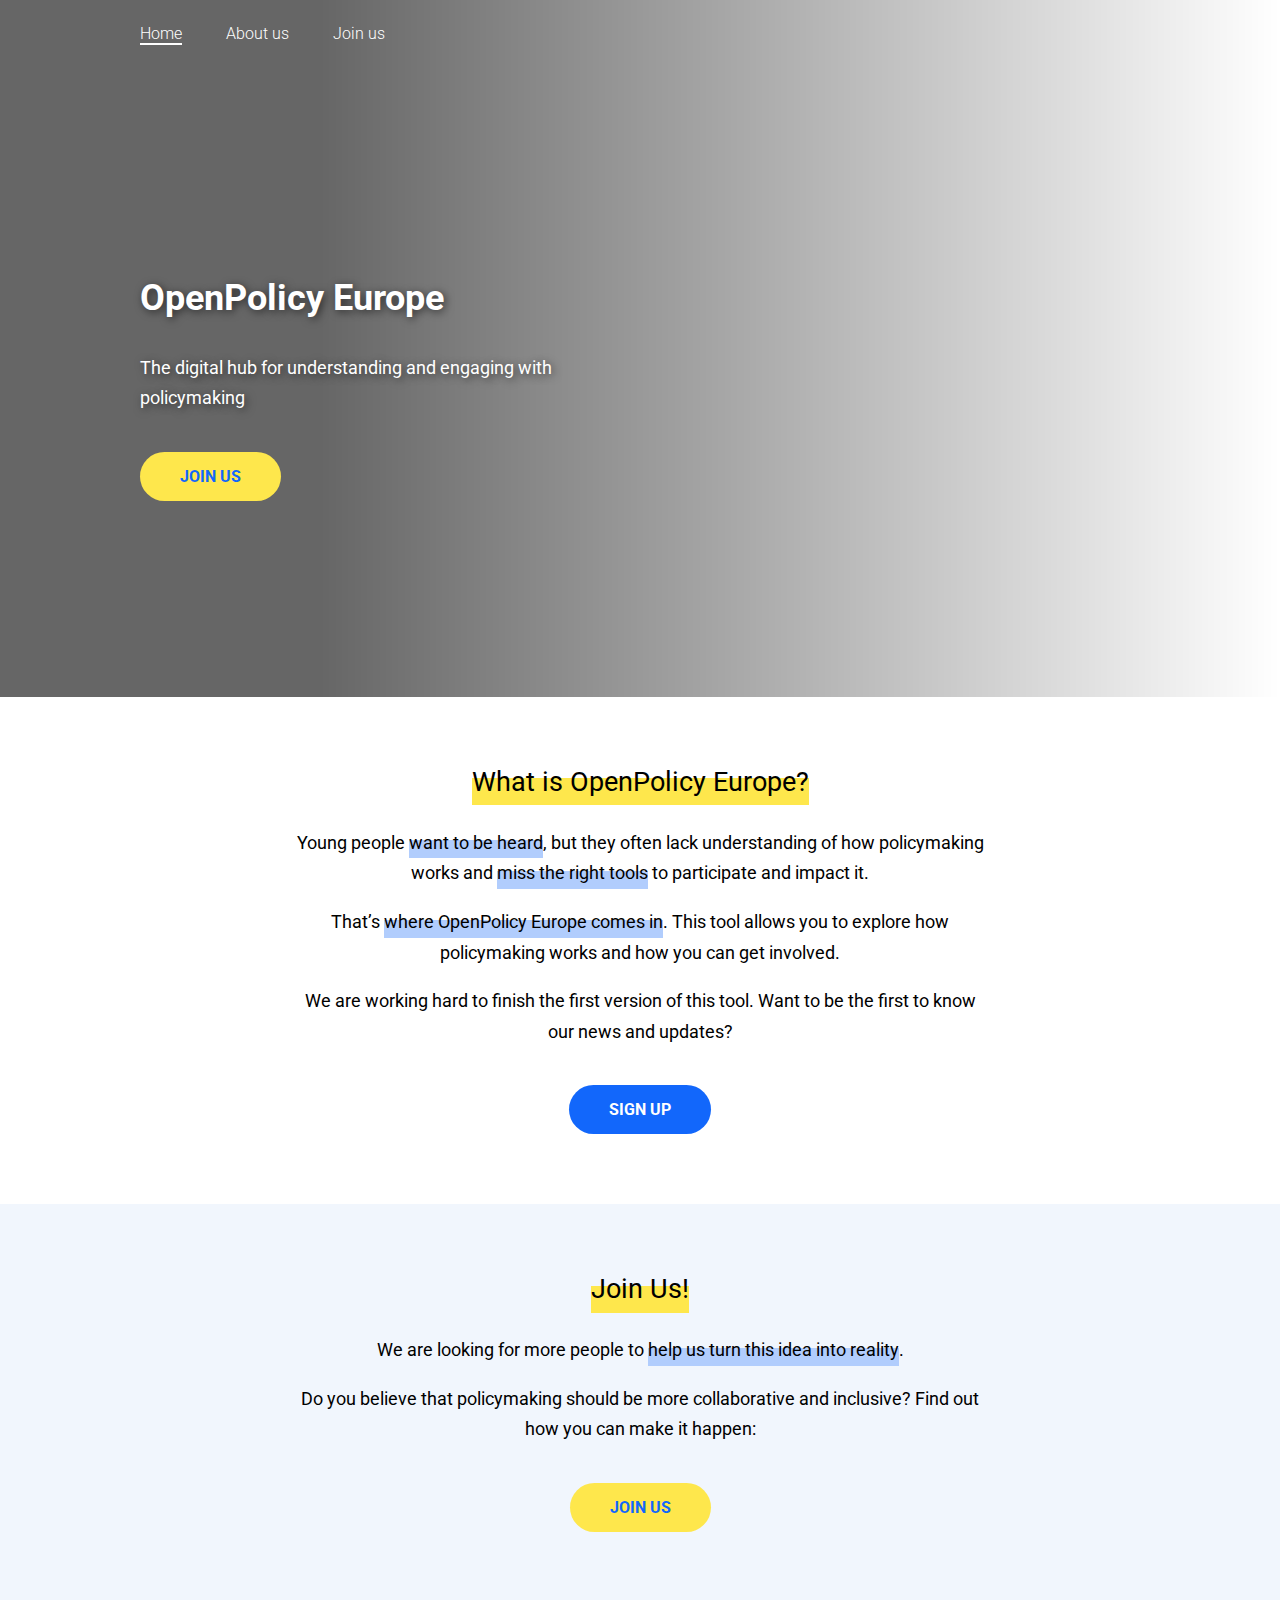
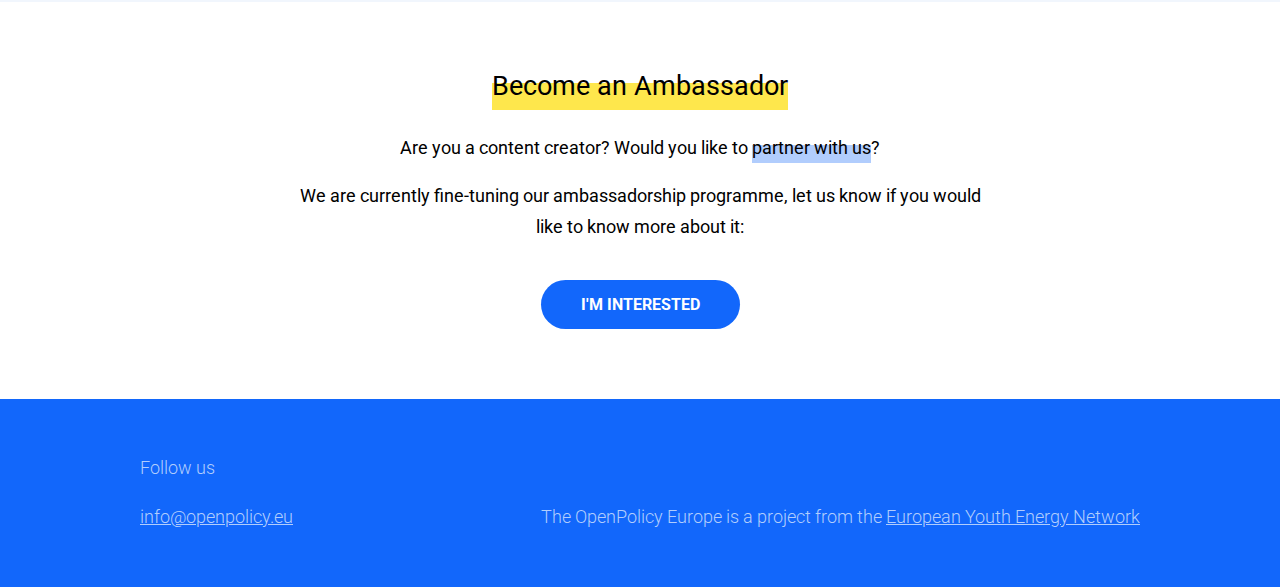
<file: index.html>
<html>
  <head>
    <title>OpenPolicy Europe</title>
    <meta charset="utf-8">
    <meta name="viewport" content="width=device-width, initial-scale=1">
    <link rel="stylesheet" href="https://use.fontawesome.com/releases/v5.6.3/css/all.css" integrity="sha384-UHRtZLI+pbxtHCWp1t77Bi1L4ZtiqrqD80Kn4Z8NTSRyMA2Fd33n5dQ8lWUE00s/" crossorigin="anonymous">
    <link rel="stylesheet" type="text/css" href="style/style.css">
  </head>
  <body>
    <header class="header-banner">
      <nav class="navbar-transp">
        <div class="container horizontal-list">
          <ul>
            <li><a href="index.html" class="active">Home</a></li>
            <li><a href="about.html">About us</a></li>
            <li><a href="join.html">Join us</a></li>
          </ul>
        </div>
      </nav>
      <div class="container banner">
        <div class="container-half">
          <h1>OpenPolicy Europe</h1>
          <p>The digital hub for understanding and engaging with policymaking</p>
          <a href="join.html"><button class="btn btn-yllw">Join us</button></a>
        </div>
      </div>
    </header>
    <section class="pd-vert">
      <div class="container-short text-center">
        <h2><mark class="mark-yllw">What is OpenPolicy Europe?</mark></h2>
        <p>Young people <mark class="mark-blue">want to be heard</mark>, but they often lack understanding of how policymaking works and <mark class="mark-blue">miss the right tools</mark> to participate and impact it.</p>
        <p>That’s <mark class="mark-blue">where OpenPolicy Europe comes in</mark>. This tool allows you to explore how policymaking works and how you can get involved.</p>
        <p>We are working hard to finish the first version of this tool. Want to be the first to know our news and updates?</p>
        <a href="https://docs.google.com/forms/d/e/1FAIpQLSc-_-qtNtzMjrXtH4IqFuHqGzuZ9MHSFbX8e9wCDzOLPk5UIg/viewform?usp=sf_link" target="_blank"><button class="btn btn-prim">Sign up</button></a>
      </div>
    </section>
    <section class="bkg-blue pd-vert">
      <div class="container-short text-center">
        <h2><mark class="mark-yllw">Join Us!</mark></h2>
        <p>We are looking for more people to <mark class="mark-blue">help us turn this idea into reality</mark>.</p>
        <p>Do you believe that policymaking should be more collaborative and inclusive? Find out how you can make it happen:</p>
        <a href="join.html"><button class="btn btn-yllw">Join Us</button></a>
      </div>
    </section>
    <section class="pd-vert">
      <div class="container-short text-center">
        <h2><mark class="mark-yllw">Become an Ambassador</mark></h2>
        <p>Are you a content creator? Would you like to <mark class="mark-blue">partner with us</mark>?</p>
        <p>We are currently fine-tuning our ambassadorship programme, let us know if you would like to know more about it:</p>
        <a href="https://docs.google.com/forms/d/e/1FAIpQLScZ7z8RQQ9th2gMQbPXGTyeAL4JjrL7nMTdSvltOm1q6abvrw/viewform?usp=sf_link" target="_blank"><button class="btn btn-prim">I'm interested</button></a>
      </div>
    </section>
    <footer>
      <div class="container flex-between horizontal-list">
        <div>
          <ul>
            <li>Follow us</li>
            <li><a href="https://www.facebook.com/openpolicyeurope" target="_blank" aria-label="Facebook" class="footer-link"><i class="fab fa-facebook"></i></a></li>
            <li><a href="https://instagram.com/openpolicyeurope" target="_blank" aria-label="Instagram" class="footer-link"><i class="fab fa-instagram"></i></a></li>
            <li><a href="https://www.linkedin.com/company/openpolicy-europe/" target="_blank" aria-label="LinkedIn" class="footer-link"><i class="fab fa-linkedin"></i></a></li>
          </ul>
          <p class="email"><a href="mailto:info@openpolicy.eu" class="footer-link">info@openpolicy.eu</a></p>
        </div>
        <p class="origins">The OpenPolicy Europe is a project from the <a href="https://youthenergy.eu" target="_blank" class="footer-link">European Youth Energy Network</a></p>
      </div>
    </footer>
  </body>
</html>
</file>
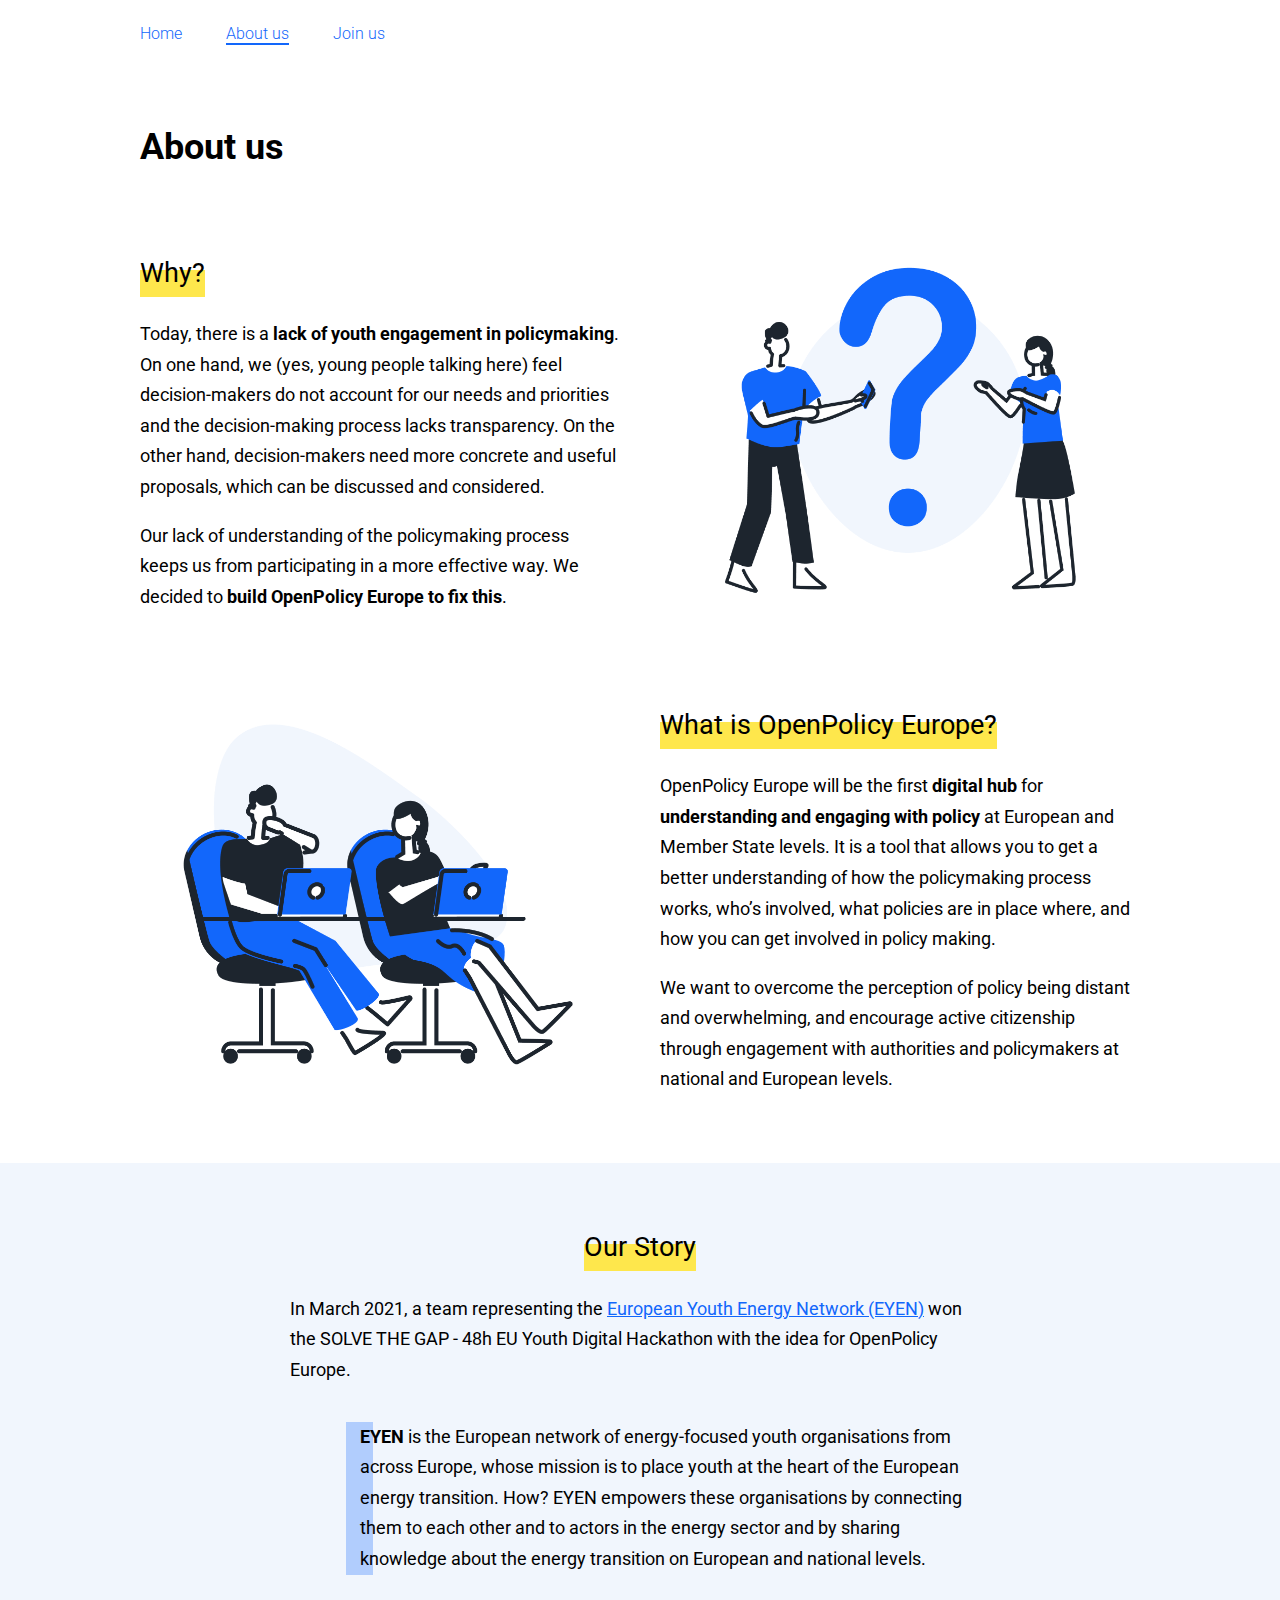
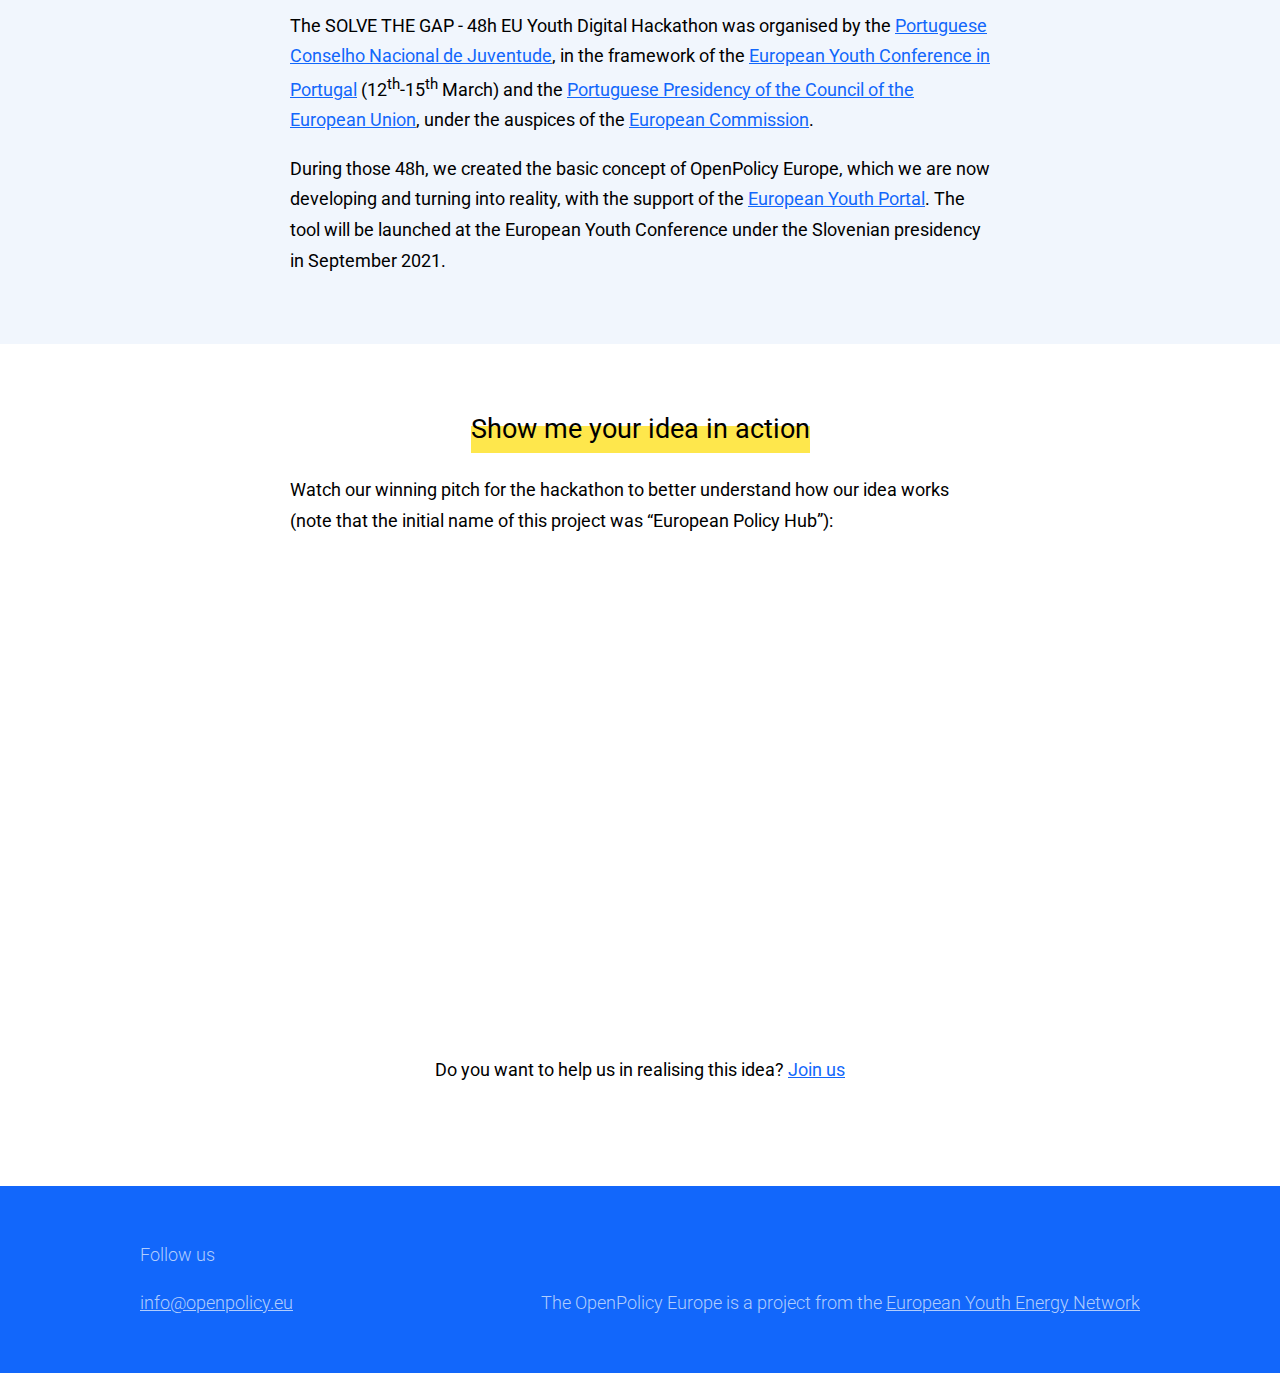
<file: about.html>
<html>
  <head>
    <title>About OpenPolicy Europe</title>
    <meta charset="utf-8">
    <meta name="viewport" content="width=device-width, initial-scale=1">
    <link rel="stylesheet" href="https://use.fontawesome.com/releases/v5.6.3/css/all.css" integrity="sha384-UHRtZLI+pbxtHCWp1t77Bi1L4ZtiqrqD80Kn4Z8NTSRyMA2Fd33n5dQ8lWUE00s/" crossorigin="anonymous">
    <link rel="stylesheet" type="text/css" href="style/style.css">
  </head>
  <body>
    <nav class="navbar">
      <div class="container horizontal-list">
        <ul>
            <li><a href="index.html">Home</a></li>
            <li><a href="about.html" class="active">About us</a></li>
            <li><a href="join.html">Join us</a></li>
        </ul>
      </div>
    </nav>
    <main>
      <h1 class="container mg-vert">About us</h1>
      <section class="pd-bottom">
        <div class="container flex-between">
          <div class="container-half">
            <h2><mark class="mark-yllw">Why?</mark></h2>
            <p>Today, there is a <strong>lack of youth engagement in policymaking</strong>. On one hand, we (yes, young people talking here) feel decision-makers do not account for our needs and priorities and the decision-making process lacks transparency. On the other hand, decision-makers need more concrete and useful proposals, which can be discussed and considered.</p>
            <p>Our lack of understanding of the policymaking process keeps us from participating in a more effective way. We decided to <strong>build OpenPolicy Europe to fix this</strong>.</p>
          </div>
          <div class="container-half flex-center">
            <img src="./assets/knowledge_base.png">
          </div>
        </div>
      </section>
      <section class="pd-bottom">
        <div class="container flex-between">
          <div class="container-half flex-center img-left">
            <img src="./assets/officemate.png">
          </div>
          <div class="container-half description-right">
            <h2><mark class="mark-yllw">What is OpenPolicy Europe?</mark></h2>
            <p>OpenPolicy Europe will be the first <strong>digital hub</strong> for <strong>understanding and engaging with policy</strong> at European and Member State levels. It is a tool that allows you to get a better understanding of how the policymaking process works, who’s involved, what policies are in place where, and how you can get involved in policy making.</p>
            <p>We want to overcome the perception of policy being distant and overwhelming, and encourage active citizenship through engagement with authorities and policymakers at national and European levels.</p>
          </div>
        </div>
      </section>
      <section class="bkg-blue pd-vert">
        <div class="container-short">
          <h2><mark class="mark-yllw">Our Story</mark></h2>
          <p>In March 2021, a team representing the <a href="https://youthenergy.eu" target="_blank" class="text-link">European Youth Energy Network (EYEN)</a> won the SOLVE THE GAP - 48h EU Youth Digital Hackathon with the idea for OpenPolicy Europe.</p>
          <div class="blockquote">
            <div class="blockquote-bar"></div>
            <p><strong>EYEN</strong> is the European network of energy-focused youth organisations from across Europe, whose mission is to place youth at the heart of the European energy transition. How? EYEN empowers these organisations by connecting them to each other and to actors in the energy sector and by sharing knowledge about the energy transition on European and national levels.</p>
          </div>
          <p>The SOLVE THE GAP - 48h EU Youth Digital Hackathon was organised by the <a href="http://www.cnj.pt/" target="_blank" class="text-link">Portuguese Conselho Nacional de Juventude</a>, in the framework of the <a href="https://youth2021portugal.eu/events/european-union-youth-conference/" target="_blank" class="text-link">European Youth Conference in Portugal</a> (12<sup>th</sup>-15<sup>th</sup> March) and the <a href="https://www.2021portugal.eu/en/" target="_blank" class="text-link">Portuguese Presidency of the Council of the European Union</a>, under the auspices of the <a href="https://ec.europa.eu/info/index_en" target="_blank" class="text-link">European Commission</a>.</p>
          <p>During those 48h, we created the basic concept of OpenPolicy Europe, which we are now developing and turning into reality, with the support of the <a href="https://europa.eu/youth/home_en" target="_blank" class="text-link">European Youth Portal</a>. The tool will be launched at the European Youth Conference under the Slovenian presidency in September 2021.</p>
        </div>
      </section>
      <section class="pd-vert">
        <div class="container-short">
          <h2><mark class="mark-yllw">Show me your idea in action</mark></h2>
          <p>Watch our winning pitch for the hackathon to better understand how our idea works (note that the initial name of this project was “European Policy Hub”):</p>
          <iframe class="video mg-vert" src="https://www.youtube.com/embed/RjxLOCMWYRg" title="YouTube video player" frameborder="0" allow="accelerometer; autoplay; clipboard-write; encrypted-media; gyroscope; picture-in-picture" allowfullscreen></iframe>
          <p class="text-center mg-bottom">Do you want to help us in realising this idea? <a href="join.html" class="text-link">Join us</a></p>
        </div>
      </section>
    </main>
    <footer>
      <div class="container flex-between horizontal-list">
        <div>
          <ul>
            <li>Follow us</li>
            <li><a href="https://www.facebook.com/openpolicyeurope" target="_blank" aria-label="Facebook" class="footer-link"><i class="fab fa-facebook"></i></a></li>
            <li><a href="https://instagram.com/openpolicyeurope" target="_blank" aria-label="Instagram" class="footer-link"><i class="fab fa-instagram"></i></a></li>
            <li><a href="https://www.linkedin.com/company/openpolicy-europe/" target="_blank" aria-label="LinkedIn" class="footer-link"><i class="fab fa-linkedin"></i></a></li>
          </ul>
          <p class="email"><a href="mailto:info@openpolicy.eu" class="footer-link">info@openpolicy.eu</a></p>
        </div>
        <p class="origins">The OpenPolicy Europe is a project from the <a href="https://youthenergy.eu" target="_blank" class="footer-link">European Youth Energy Network</a></p>
      </div>
    </footer>
  </body>
</html>
</file>
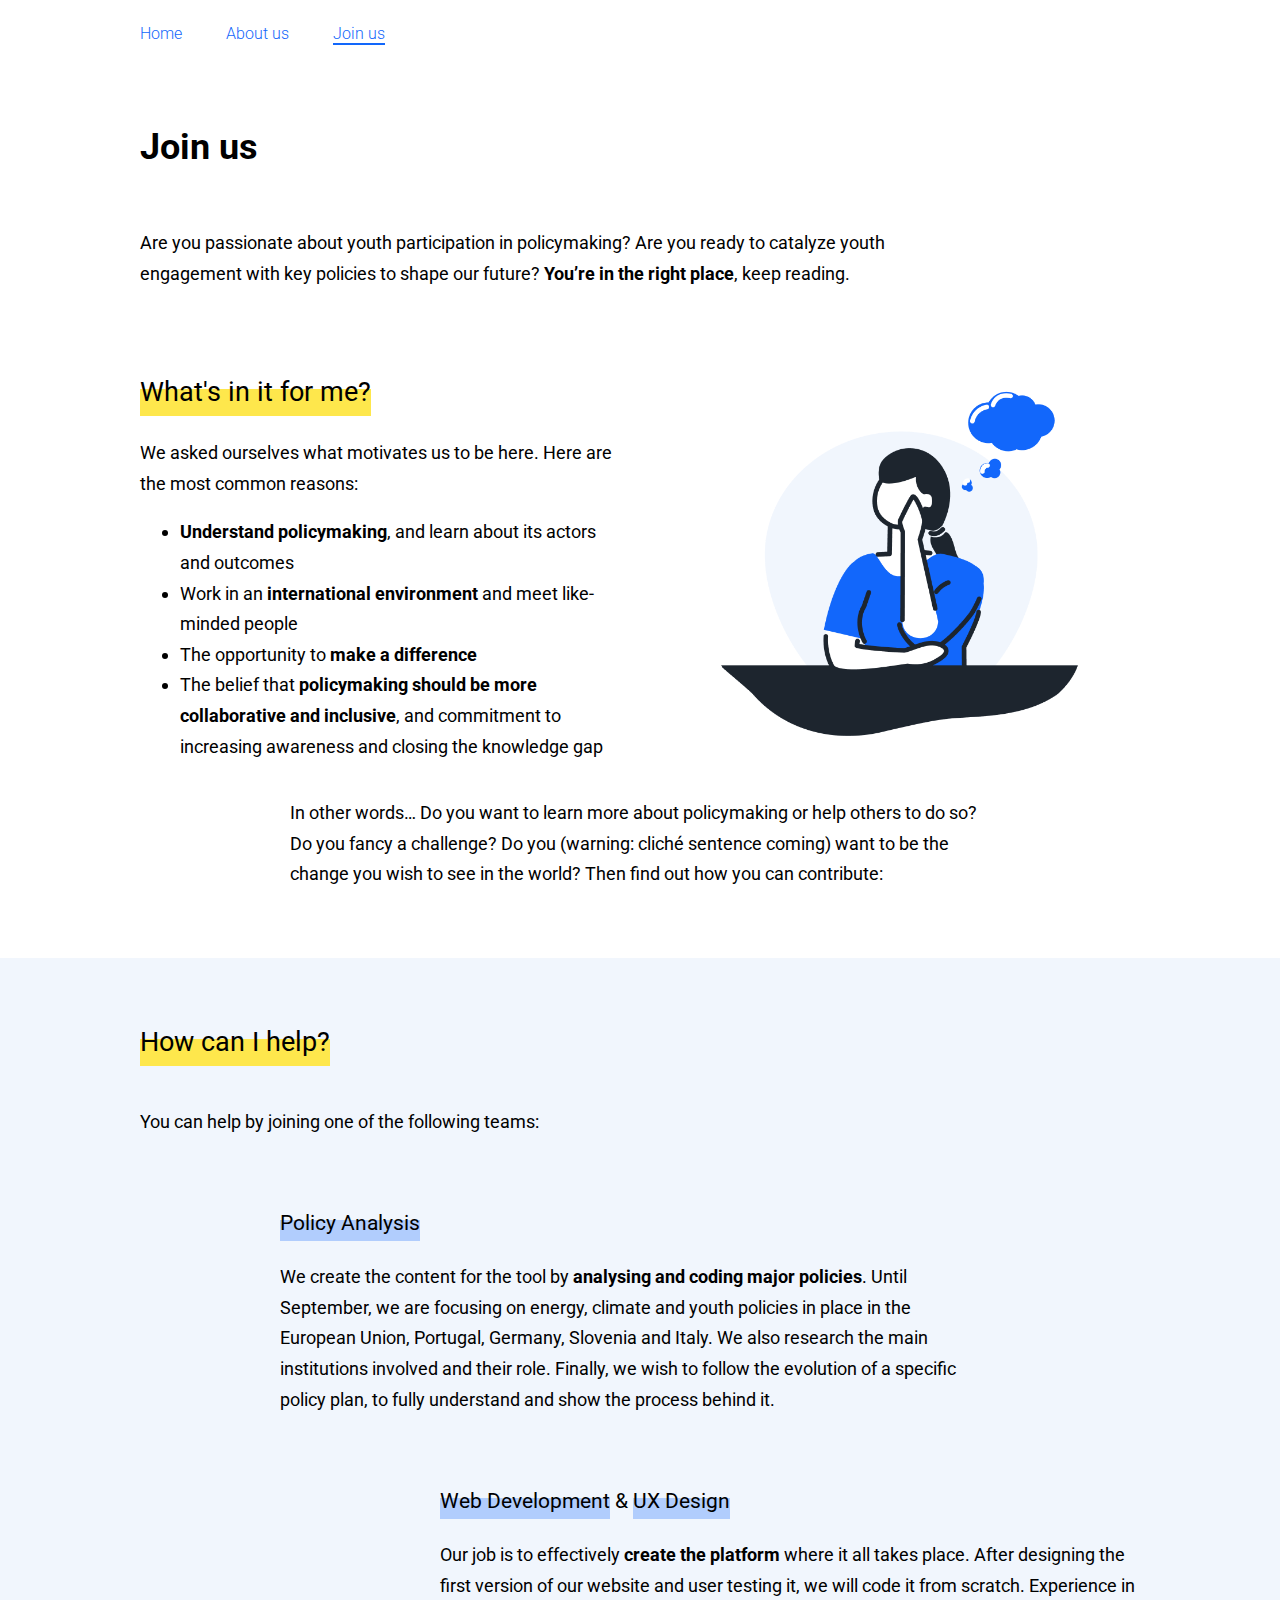
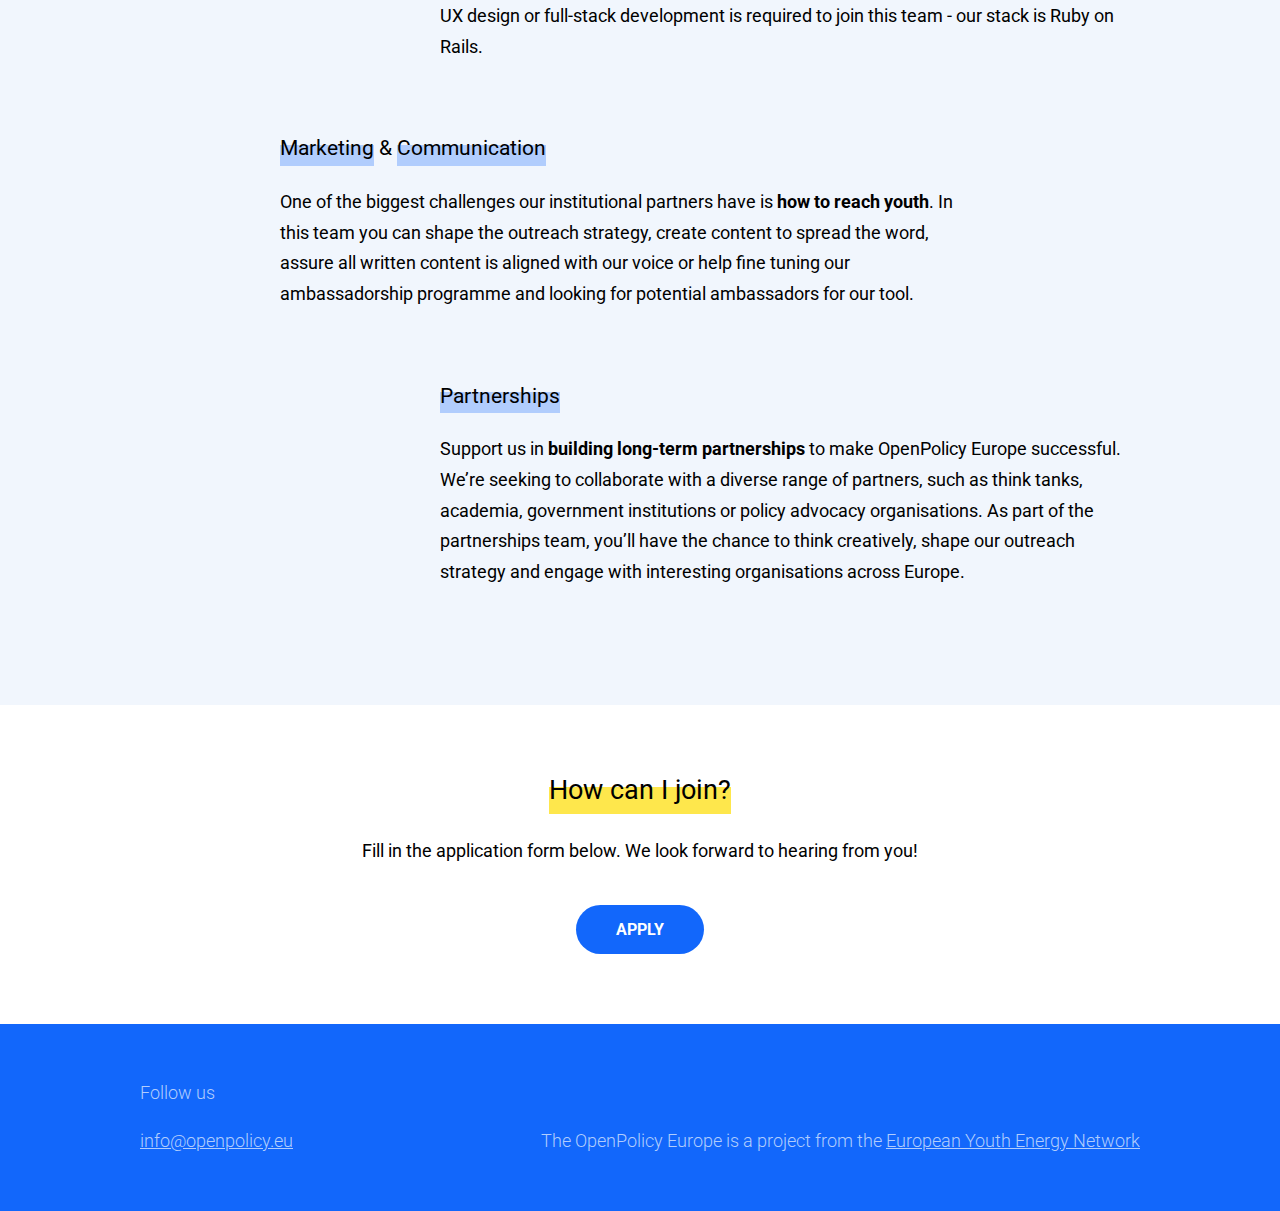
<file: join.html>
<html>
  <head>
    <title>Join OpenPolicy Europe</title>
    <meta charset="utf-8">
    <meta name="viewport" content="width=device-width, initial-scale=1">
    <link rel="stylesheet" href="https://use.fontawesome.com/releases/v5.6.3/css/all.css" integrity="sha384-UHRtZLI+pbxtHCWp1t77Bi1L4ZtiqrqD80Kn4Z8NTSRyMA2Fd33n5dQ8lWUE00s/" crossorigin="anonymous">
    <link rel="stylesheet" type="text/css" href="style/style.css">
  </head>
  <body>
    <nav class="navbar">
      <div class="container horizontal-list">
        <ul>
            <li><a href="index.html">Home</a></li>
            <li><a href="about.html">About us</a></li>
            <li><a href="join.html" class="active">Join us</a></li>
        </ul>
      </div>
    </nav>
    <main>
      <div class="container">
        <h1 class="mg-vert">Join us</h1>
        <p style="max-width: 800px;">Are you passionate about youth participation in policymaking? Are you ready to catalyze youth engagement with key policies to shape our future? <strong>You’re in the right place</strong>, keep reading.</p>
      </div>
      <section class="pd-vert">
        <div class="container flex-between">
          <div class="container-half">
            <h2><mark class="mark-yllw">What's in it for me?</mark></h2>
            <p>We asked ourselves what motivates us to be here. Here are the most common reasons:</p>
            <ul>
              <li><strong>Understand policymaking</strong>, and learn about its actors and outcomes</li>
              <li>Work in an <strong>international environment</strong> and meet like-minded people</li>
              <li>The opportunity to <strong>make a difference</strong></li>
              <li>The belief that <strong>policymaking should be more collaborative and inclusive</strong>, and commitment  to increasing awareness and closing the knowledge gap</li>
            </ul>
          </div>
          <div class="container-half flex-center">
            <img src="./assets/day_dream.png">
          </div>
        </div>
        <div class="container-short">
          <p>In other words… Do you want to learn more about policymaking or help others to do so? Do you fancy a challenge? Do you (warning: cliché sentence coming) want to be the change you wish to see in the world? Then find out how you can contribute:</p>
        </div>
      </section>
      <section class="bkg-blue pd-vert">
        <div class="container teams">
          <h2><mark class="mark-yllw">How can I help?</mark></h2>
          <p>You can help by joining one of the following teams:</p>
          <div class="team-left mg-vert">
            <i class="fas fa-gavel icon-large"></i>
            <div class="team-description">
              <h3><mark class="mark-blue">Policy Analysis</mark></h3>
              <p>We create the content for the tool by <strong>analysing and coding major policies</strong>. Until September, we are focusing on energy, climate and youth policies in place in the European Union, Portugal, Germany, Slovenia and Italy. We also research the main institutions involved and their role. Finally, we wish to follow the evolution of a specific policy plan, to fully understand and show the process behind it.</p>
            </div>
          </div>
          <div class="team-right mg-bottom">
            <i class="fas fa-laptop-code icon-large"></i>
            <div class="team-description">
              <h3><mark class="mark-blue">Web Development</mark> & <mark class="mark-blue">UX Design</mark></h3>
              <p>Our job is to effectively <strong>create the platform</strong> where it all takes place. After designing the first version of our website and user testing it, we will code it from scratch. Experience in UX design or full-stack development is required to join this team - our stack is Ruby on Rails.</p>
            </div>
          </div>
          <div class="team-left mg-bottom">
            <i class="fas fa-comments icon-large"></i>
            <div class="team-description">
              <h3><mark class="mark-blue">Marketing</mark> & <mark class="mark-blue">Communication</mark></h3>
              <p>One of the biggest challenges our institutional partners have is <strong>how to reach youth</strong>. In this team you can shape the outreach strategy, create content to spread the word, assure all written content is aligned with our voice or help fine tuning our ambassadorship programme and looking for potential ambassadors for our tool.</p>
            </div>
          </div>
          <div class="team-right mg-bottom">
            <i class="fas fa-handshake icon-large"></i>
            <div class="team-description">
              <h3><mark class="mark-blue">Partnerships</mark></h3>
              <p>Support us in <strong>building long-term partnerships</strong> to make OpenPolicy Europe successful. We’re seeking to collaborate with a diverse range of partners, such as think tanks, academia, government institutions or policy advocacy organisations. As part of the partnerships team, you’ll have the chance to think creatively, shape our outreach strategy and engage with interesting organisations across Europe.</p>
            </div>
          </div>
        </div>
      </section>
      <section class="container pd-vert text-center">
        <h2><mark class="mark-yllw">How can I join?</mark></h2>
        <p>Fill in the application form below. We look forward to hearing from you!</p>
        <a href="https://docs.google.com/forms/d/e/1FAIpQLScHd9nco1X4KzRDsMO_0_SGmtZtfyliD-1qy9NFb--38m6NDg/viewform?usp=sf_link" target="_blank"><button class="btn btn-prim">Apply</button></a>
      </section>
    </main>
    <footer>
      <div class="container flex-between horizontal-list">
        <div>
          <ul>
            <li>Follow us</li>
            <li><a href="https://www.facebook.com/openpolicyeurope" target="_blank" aria-label="Facebook" class="footer-link"><i class="fab fa-facebook"></i></a></li>
            <li><a href="https://instagram.com/openpolicyeurope" target="_blank" aria-label="Instagram" class="footer-link"><i class="fab fa-instagram"></i></a></li>
            <li><a href="https://www.linkedin.com/company/openpolicy-europe/" target="_blank" aria-label="LinkedIn" class="footer-link"><i class="fab fa-linkedin"></i></a></li>
          </ul>
          <p class="email"><a href="mailto:info@openpolicy.eu" class="footer-link">info@openpolicy.eu</a></p>
        </div>
        <p class="origins">The OpenPolicy Europe is a project from the <a href="https://youthenergy.eu" target="_blank" class="footer-link">European Youth Energy Network</a></p>
      </div>
    </footer>
  </body>
</html>
</file>
<file: style/style.css>
/*COLOURS
blue: #1267FB rgb(18, 103, 251)
blue_hover: #4185FC -> button hover
blue_light: #B1CDFD -> h3 highlights
blue_bkg: #F1F6FD -> backgrounds

yellow: #FEE74C -> h2 highlights
yellow_hover: #FEEC70 -> button hover

grey_dark: rgb(33, 33, 33) -> body font
grey_light: rgb(145, 145, 145)
*/


/*FONTS*/
/*TO THINK: Headings: Montserrat*/
/*@import url('https://fonts.googleapis.com/css2?family=Montserrat:ital,wght@0,100;0,200;0,300;0,400;0,500;0,600;0,700;0,800;0,900;1,100;1,200;1,300;1,400;1,500;1,600;1,700;1,800;1,900&display=swap');*/
/*Body: Roboto*/
@import url('https://fonts.googleapis.com/css2?family=Roboto:ital,wght@0,100;0,300;0,400;0,500;0,700;0,900;1,100;1,300;1,400;1,500;1,700;1,900&display=swap');


/*STYLESHEETS*/
@import url(components/button.css);
@import url(components/navbar.css);
@import url(components/footer.css);
@import url(pages/landing.css);
@import url(pages/about.css);
@import url(pages/join.css);


/*TYPOGRAPHY*/
body {
  font-family: Roboto, sans-serif;
  font-size:  18px;
  line-height: 1.7;
}

h1 {
  font-weight: bold;
}

h2 {
  font-weight: 400;
}

h3 {
  font-weight: 400;
}

mark {
  background-color: inherit;
  display: inline-block;
  position: relative;
  z-index: 0;
}

mark::after {
  display: block;
  position: absolute;
  z-index: -1;
  content: "";
  height: 1em;
  bottom: 0em;
  left: 0em;
  right: 0em;
}

.mark-yllw::after {
  background-color: #FEE74C;
}

.mark-blue::after {
  background-color: #B1CDFD;
}

.text-link {
  color: #1267FB;
}

.text-link:visited {
  color: #000DFF;
}

.text-link:hover {
  color: #4185FC;
}

@media (max-width: 440px) {
  h2 {
    font-size: 24px;
  }

  h3 {
    font-size: 20px;
  }
}


/*LAYOUT*/
body {
  margin: 0;
}

.container {
  max-width: 1000px;
  padding: 0 30px;
  margin:  0 auto;
}

.container-short {
  max-width: 700px;
  padding: 0 30px;
  margin:  0 auto;
}

.container-short h2 {
  text-align: center;
}

.container-half {
  width: 48%;
}

.container-half img {
  max-height: 350px;
  max-width: 100%;
}

.flex-center {
  display: flex;
  justify-content: center;
  align-items: center;
}

.flex-between {
  display: flex;
  justify-content: space-between;
}

.blockquote {
  display: flex;
  width: 90%;
  margin: 2em 0 2em auto;
  position: relative;
}

.blockquote p {
  z-index: 1;
  margin: 0;
}

.blockquote-bar {
  min-width: 1.5em;
  height: 100%;
  background-color: #B1CDFD;
  position: absolute;
  left: -0.8em;
}

.mg-vert {
  margin-top: 50px;
  margin-bottom: 50px;
}

.mg-bottom {
  margin-bottom: 50px;
}

.pd-vert {
  padding-top: 40px;
  padding-bottom: 50px;
}

.pd-bottom {
  padding-bottom: 50px;
}

.text-center {
  text-align: center;
}

.horizontal-list ul {
  padding: 0;
  margin: 0;
}

.horizontal-list li {
  display: inline-block;
}

.bkg-blue {
  background-color: #F1F6FD;
}

@media (max-width: 880px) {
  .container-half {
    width: 100%;
    max-width: 700px;
    margin: 0 auto;
  }

  .flex-between {
    flex-direction: column;
  }
}
</file>
